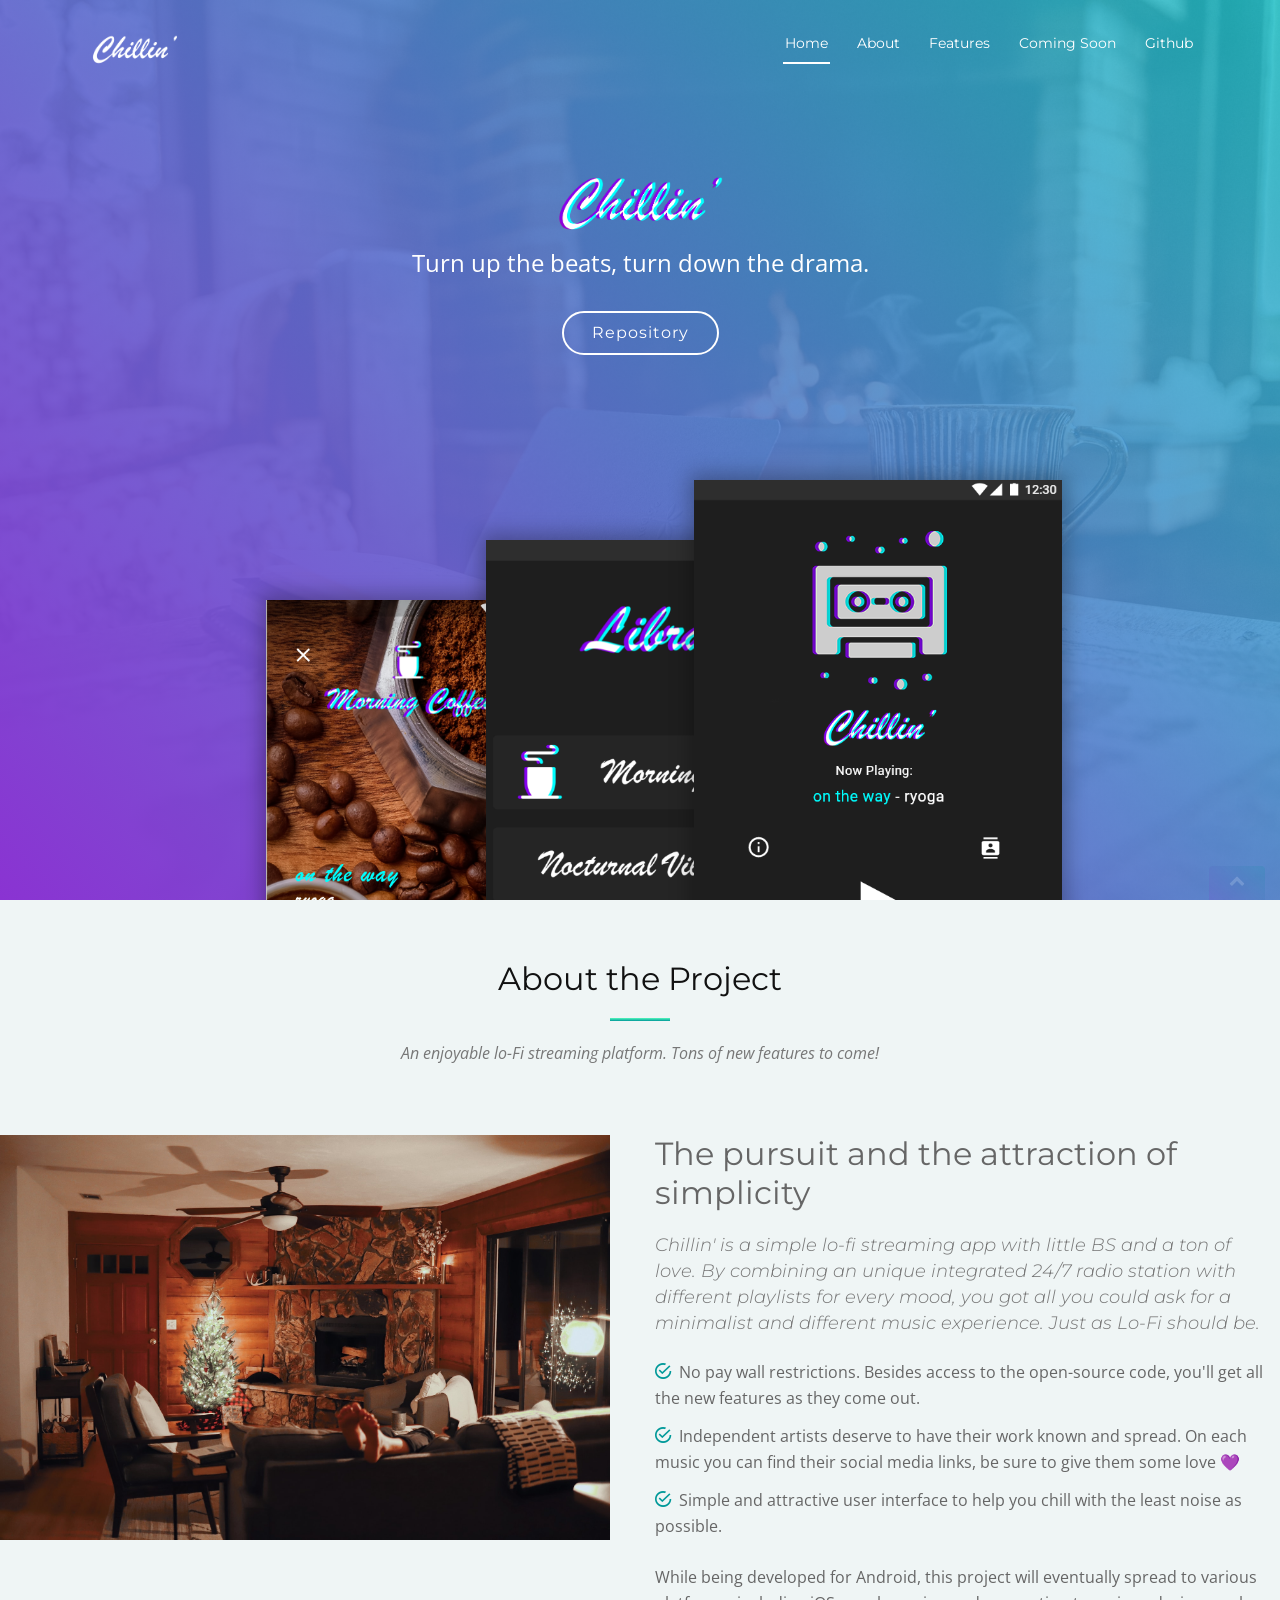
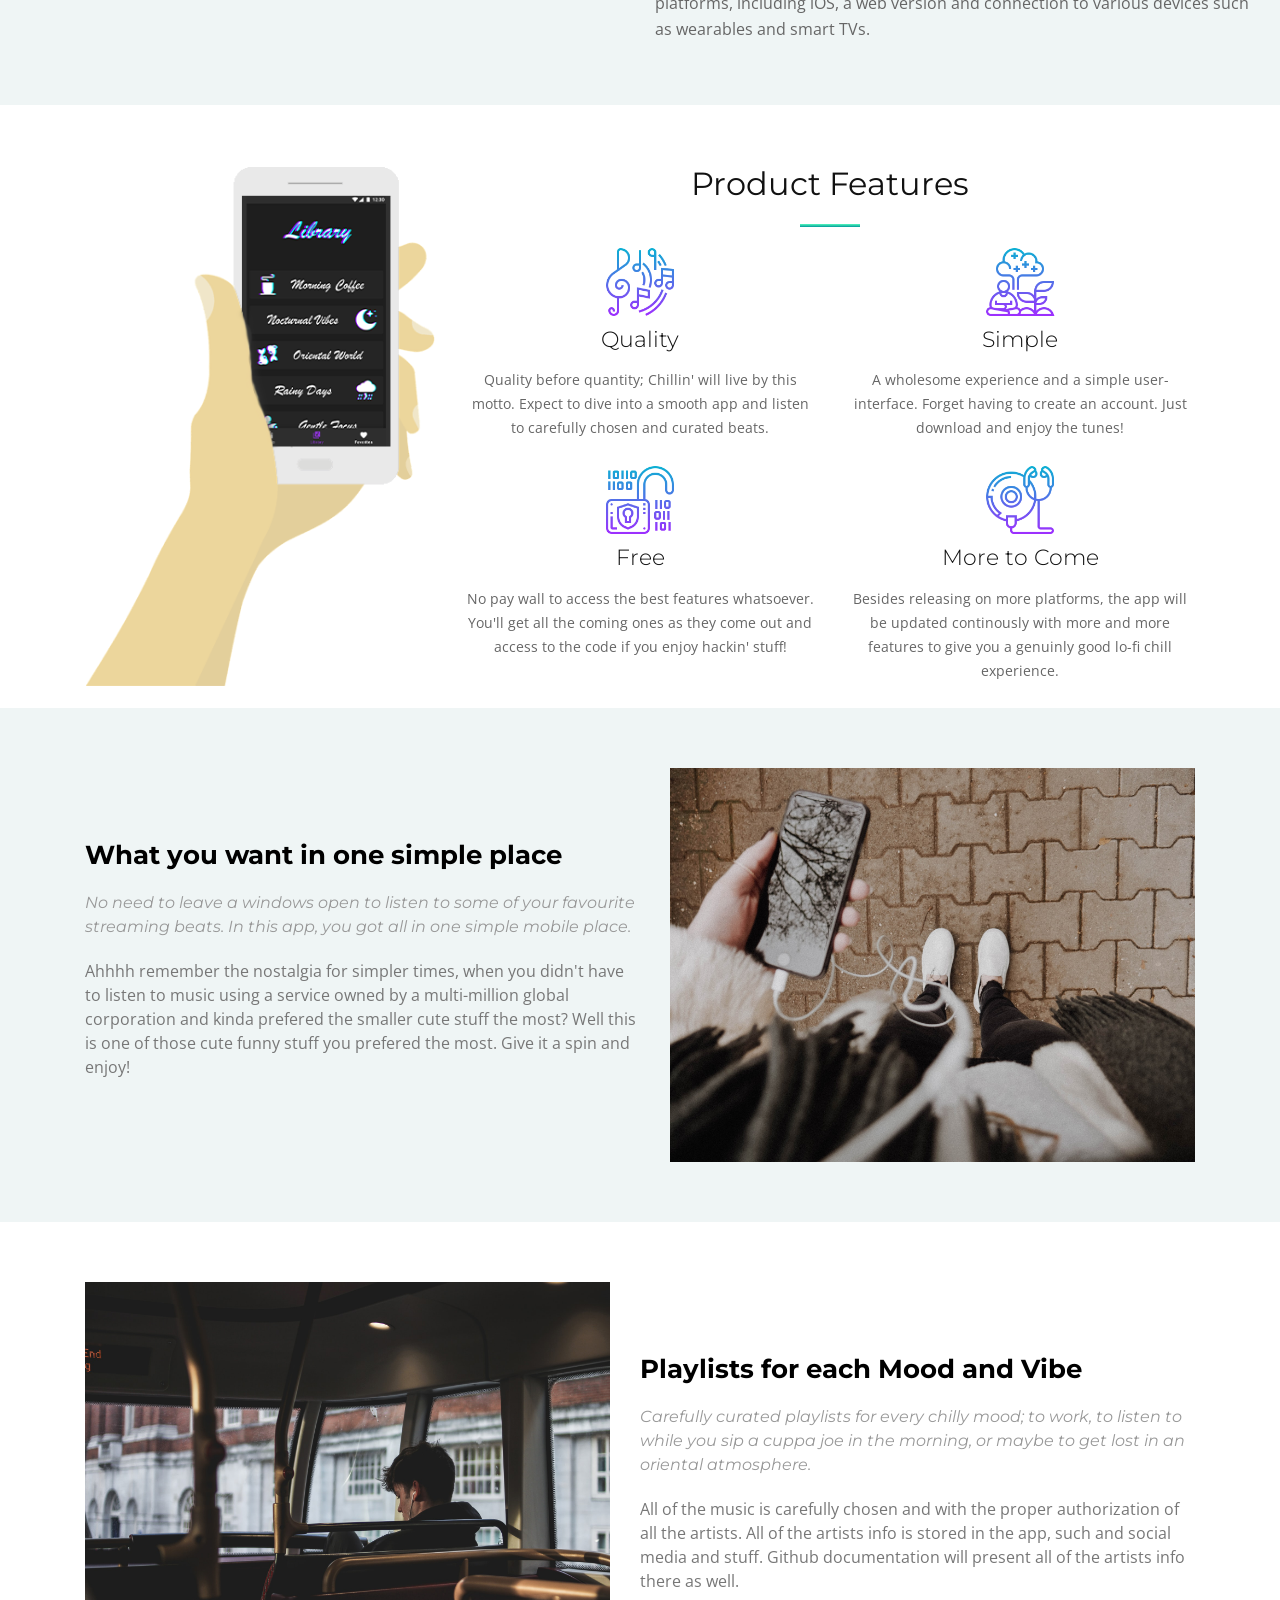
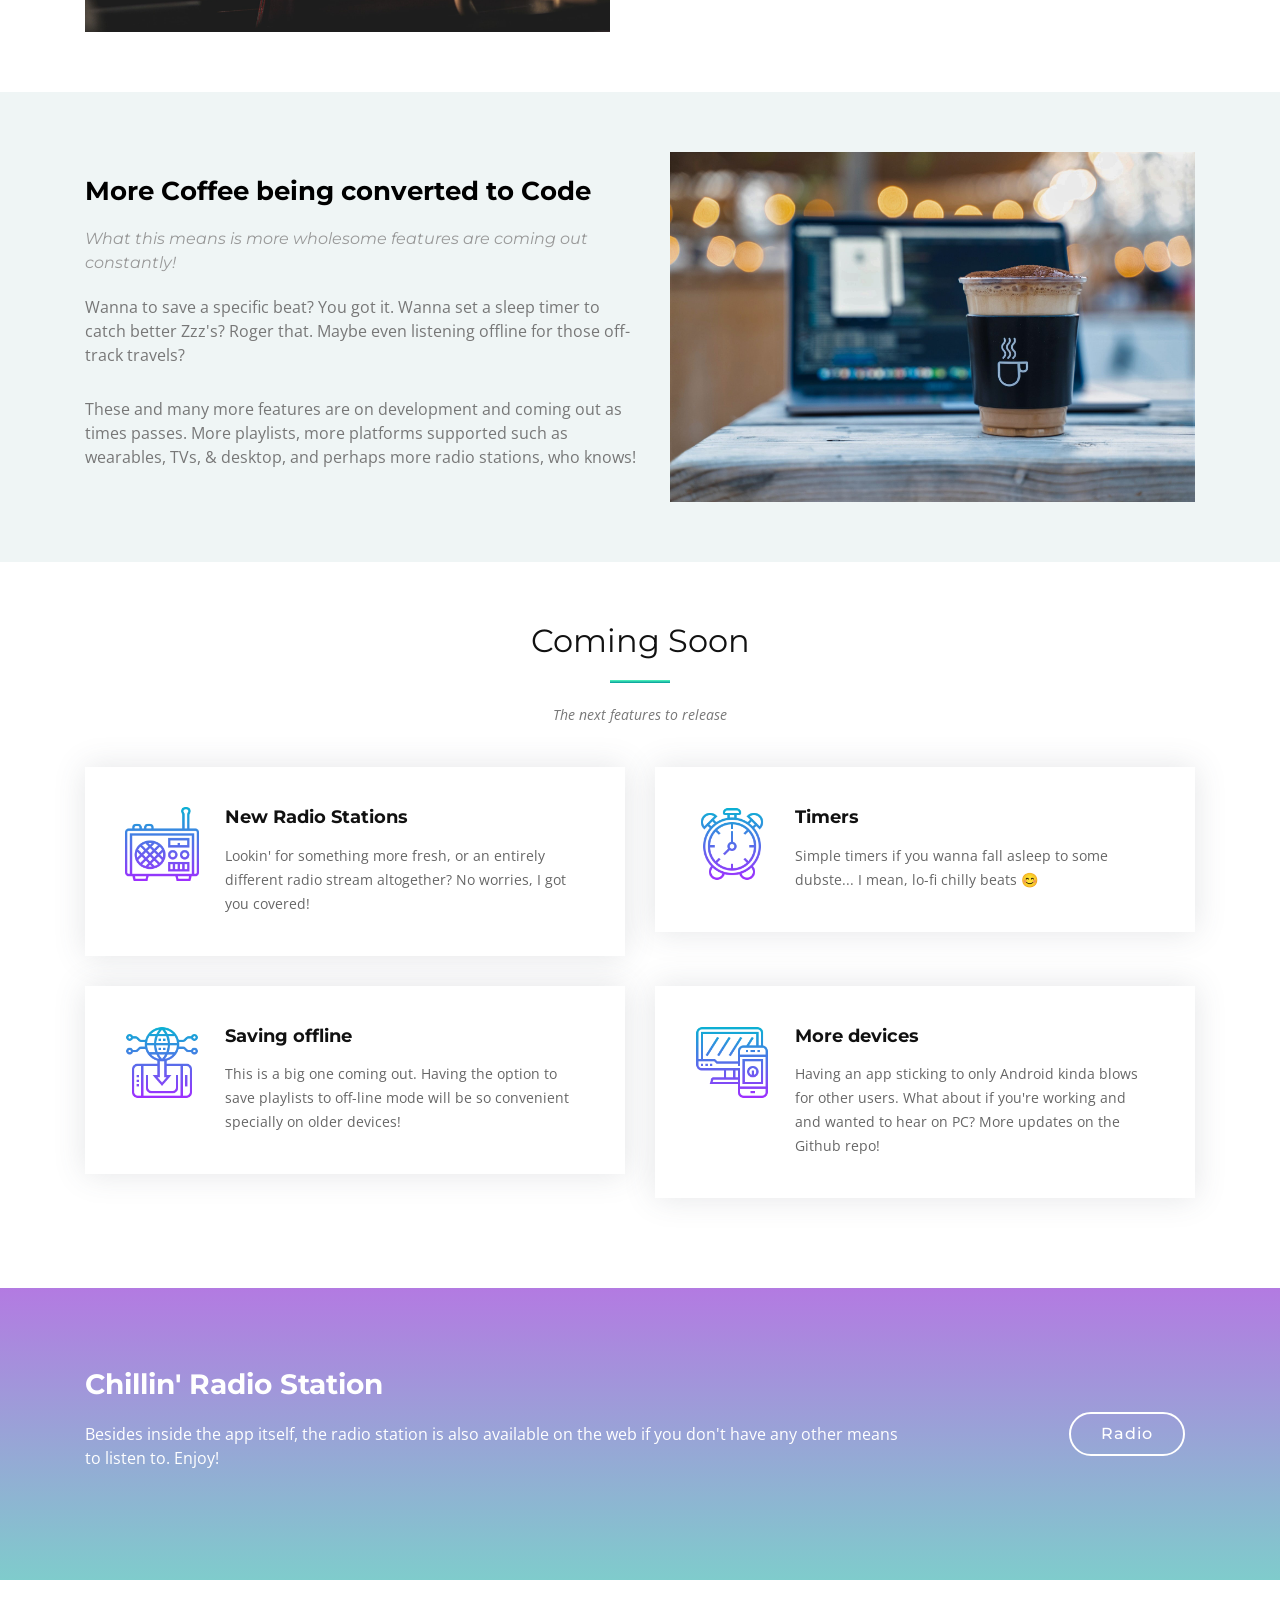
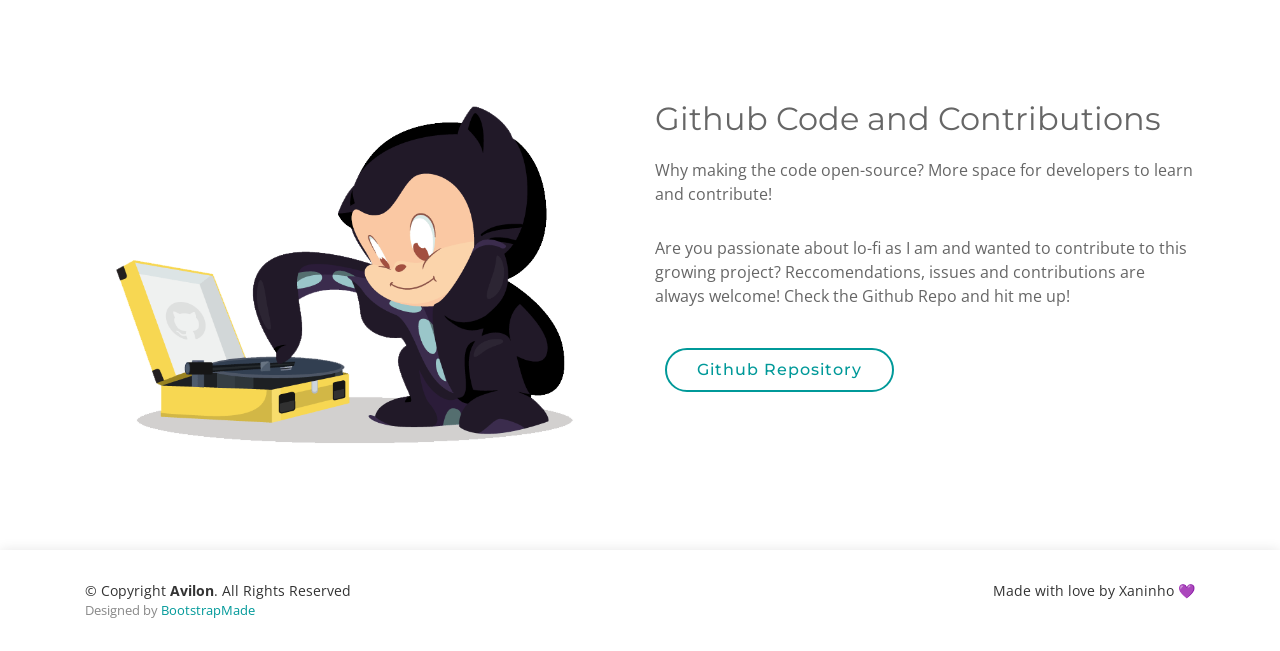
<file: index.html>
<!DOCTYPE html>
<html lang="en">

<head>
  <meta charset="utf-8">
  <meta content="width=device-width, initial-scale=1.0" name="viewport">

  <title>Chillin'</title>
  <meta content="" name="descriptison">
  <meta content="" name="keywords">

  <!-- Favicons -->
  <link href="assets/img/favicon.ico" rel="icon">
  <link href="assets/img/apple-touch-icon.png" rel="apple-touch-icon">

  <!-- Google Fonts -->
  <link href="https://fonts.googleapis.com/css?family=Montserrat:300,400,500,700|Open+Sans:300,300i,400,400i,700,700i"
    rel="stylesheet">

  <!-- Vendor CSS Files -->
  <link href="assets/vendor/bootstrap/css/bootstrap.min.css" rel="stylesheet">
  <link href="assets/vendor/ionicons/css/ionicons.min.css" rel="stylesheet">
  <link href="assets/vendor/animate.css/animate.min.css" rel="stylesheet">
  <link href="assets/vendor/font-awesome/css/font-awesome.min.css" rel="stylesheet">
  <link href="assets/vendor/venobox/venobox.css" rel="stylesheet">

  <!-- Template Main CSS File -->
  <link href="assets/css/style.css" rel="stylesheet">

  <!-- =======================================================
  * Template Name: Avilon - v2.1.0
  * Template URL: https://bootstrapmade.com/avilon-bootstrap-landing-page-template/
  * Author: BootstrapMade.com
  * License: https://bootstrapmade.com/license/
  ======================================================== -->
</head>

<body>

  <!-- ======= Header ======= -->
  <header id="header" class="header-transparent">
    <div class="container">

      <div id="logo" class="pull-left" style="width: 30%;">
        <a href="index.html"><img src="assets/img/logo.png" style="width: 30%;" alt="Logo"></a>
      </div>

      <nav id="nav-menu-container">
        <ul class="nav-menu">
          <li class="menu-active"><a href="index.html">Home</a></li>
          <li><a href="#about">About</a></li>
          <li><a href="#features">Features</a></li>
          <li><a href="#more-features">Coming Soon</a></li>
          <li><a href="#github">Github</a></li>
        </ul>
      </nav><!-- #nav-menu-container -->
    </div>
  </header><!-- End Header -->

  <!-- ======= Intro Section ======= -->
  <section id="intro">

    <div class="intro-text">
      <img src="assets/img/logo-glich.png" style="width: 15%;" alt="Logo">
      <p>Turn up the beats, turn down the drama.</p>
      <a href="https://github.com/Xaninho/Chillin-Android" class="btn-get-started scrollto">Repository</a>
    </div>

    <div class="product-screens">

      <div class="product-screen-1 wow fadeInUp"  data-wow-delay="0.4s" data-wow-duration="0.6s">
        <img src="assets/img/product-screen-1.png" alt="" style="width: 70%;">
      </div>

      <div class="product-screen-2 wow fadeInUp" data-wow-delay="0.2s" data-wow-duration="0.6s">
        <img src="assets/img/product-screen-2.png" alt="" style="width: 70%;">
      </div>

      <div class="product-screen-3 wow fadeInUp" data-wow-duration="0.6s">
        <img src="assets/img/product-screen-3.png" alt="" style="width: 70%;">
      </div>

    </div>

  </section><!-- End Intro Section -->

  <main id="main">

    <!-- ======= About Section ======= -->
    <section id="about" class="section-bg">
      <div class="container-fluid">
        <div class="section-header">
          <h3 class="section-title">About the Project</h3>
          <span class="section-divider"></span>
          <p class="section-description">
            An enjoyable lo-Fi streaming platform. Tons of new features to come!
          </p>
        </div>

        <div class="row">
          <div class="col-lg-6 about-img wow fadeInLeft">
            <img src="assets/img/xmas-vibes.jpg" alt="">
          </div>

          <div class="col-lg-6 content wow fadeInRight">
            <h2>The pursuit and the attraction of simplicity</h2>
            <h3>Chillin' is a simple lo-fi streaming app with little BS and a ton of love. By combining an unique integrated 24/7
              radio station with different playlists for every mood, you got all you could ask for a minimalist and different music experience.
              Just as Lo-Fi should be.</h3>

            <ul>
              <li><i class="ion-android-checkmark-circle"></i> No pay wall restrictions. Besides access to the
                open-source code, you'll get all the new features as they come out.</li>
              <li><i class="ion-android-checkmark-circle"></i> Independent artists deserve to have their work known
                and spread. On each music you can find their social media links, be sure to give them some love 💜</li>
              <li><i class="ion-android-checkmark-circle"></i> Simple and attractive user interface to help you chill
                with the least noise as possible.</li>
            </ul>

            <p>
              While being developed for Android, this project will eventually spread to various platforms, including iOS, a web
              version and connection to various devices such as wearables and smart TVs.
            </p>
          </div>
        </div>

      </div>
    </section><!-- End About Section -->

    <!-- ======= Featuress Section ======= -->
    <section id="features">
      <div class="container">

        <div class="row">

          <div class="col-lg-8 offset-lg-4">
            <div class="section-header wow fadeIn" data-wow-duration="1s">
              <h3 class="section-title">Product Features</h3>
              <span class="section-divider"></span>
            </div>
          </div>

          <div class="col-lg-4 col-md-5 features-img">
            <img src="assets/img/product-features.png" alt="" class="wow fadeInLeft">
          </div>

          <div class="col-lg-8 col-md-7 ">

            <div class="row">

              <div class="col-lg-6 col-md-6 box wow fadeInRight">
                <div class="icon">
                  <img src="./assets/img/quality.png" style="width: 20%;">
                </div>
                <h4 class="title"><a href="">Quality</a></h4>
                <p class="description">Quality before quantity; Chillin' will live by this motto. Expect to dive into a smooth
                  app and listen to carefully chosen and curated beats.</p>
              </div>
              <div class="col-lg-6 col-md-6 box wow fadeInRight" data-wow-delay="0.1s">
                <div class="icon">
                  <img src="./assets/img/wellness.png" style="width: 20%;">
                </div>
                <h4 class="title"><a href="">Simple</a></h4>
                <p class="description">A wholesome experience and a simple user-interface. Forget having to create an
                  account. Just download and enjoy the tunes!</p>
              </div>
              <div class="col-lg-6 col-md-6 box wow fadeInRight" data-wow-delay="0.2s">
                <div class="icon">
                  <img src="./assets/img/free.png" style="width: 20%;">
                </div>
                <h4 class="title"><a href="">Free</a></h4>
                <p class="description">No pay wall to access the best features whatsoever. You'll get all the coming
                  ones as they come out and access to the code if you enjoy hackin' stuff!</p>
              </div>
              <div class="col-lg-6 col-md-6 box wow fadeInRight" data-wow-delay="0.3s">
                <div class="icon">
                  <img src="./assets/img/headphones.png" style="width: 20%;">
                </div>
                <h4 class="title"><a href="">More to Come</a></h4>
                <p class="description">Besides releasing on more platforms, the app will be updated continously with
                  more and more features to give you a genuinly good lo-fi chill experience.
                </p>
              </div>
            </div>

          </div>

        </div>

      </div>

    </section><!-- End Featuress Section -->

    <!-- ======= Advanced Featuress Section ======= -->
    <section id="advanced-features">

      <div class="features-row section-bg">
        <div class="container">
          <div class="row">
            <div class="col-12">
              <img class="advanced-feature-img-right wow fadeInRight" src="assets/img/standing-phone.jpg"
                style="width: 50%;" alt="">
              <div class="wow fadeInLeft">
                <br><br><br>
                <h2>What you want in one simple place</h2>
                <h3>No need to leave a windows open to listen to some of your favourite streaming beats. In this app, you
                  got all in one simple mobile place.</h3>
                <p>Ahhhh remember the nostalgia for simpler times, when you didn't have to listen to music using a service owned by
                  a multi-million global corporation and kinda prefered the smaller cute stuff the most? Well this is one of those cute
                  funny stuff you prefered the most. Give it a spin and enjoy!
                </p>
              </div>
            </div>
          </div>
        </div>
      </div>

      <div class="features-row">
        <div class="container">
          <div class="row">
            <div class="col-12">
              <img class="advanced-feature-img-left wow fadeInLeft" src="assets/img/chill-bus.jpg"
                style="width: 50%;" alt="">
              <div class="wow fadeInRight">
                <br><br><br>
                <h2>Playlists for each Mood and Vibe</h2>
                <h3>Carefully curated playlists for every chilly mood; to work, to listen
                  to while you sip a cuppa joe in the morning, or maybe to get lost in an oriental atmosphere.</h3>
                <p class="wow fadeInRight" data-wow-delay="0.2s" data-wow-duration="0.5s">All of the music is carefully
                  chosen and with the proper authorization of all the artists. All of the artists info
                  is stored in the app, such and social media and stuff. Github documentation will present all of
                  the artists info there as well.</p>
              </div>
            </div>
          </div>
        </div>
      </div>

      <div class="features-row section-bg">
        <div class="container">
          <div class="row">
            <div class="col-12">
              <img class="advanced-feature-img-right wow fadeInRight" src="assets/img/still-coding.jpg"
                style="width: 50%;" alt="">
              <div class="wow fadeInLeft">
                <br>
                <h2>More Coffee being converted to Code</h2>
                <h3>What this means is more wholesome features are coming out constantly!</h3>
                <p>Wanna to save a specific beat? You got it. Wanna set a sleep timer to catch better Zzz's? Roger that.
                  Maybe even listening offline for those off-track travels?</p>
                <p>These and many more features are on development and coming out as times passes. More playlists, more platforms 
                  supported such as wearables, TVs, & desktop, and perhaps more radio
                  stations, who knows!</p>
              </div>
            </div>
          </div>
        </div>
      </div>
    </section><!-- End Advanced Featuress Section -->

    <!-- ======= More Features Section ======= -->
    <section id="more-features">
      <div class="container">

        <div class="section-header">
          <h3 class="section-title">Coming Soon</h3>
          <span class="section-divider"></span>
          <p class="section-description" style="padding-right: 100px;" >The next features to release</p>
        </div>

        <div class="row">

          <div class="col-lg-6">
            <div class="box wow fadeInLeft">
              <div class="icon" style="width: 20%;">
                <img src="./assets/img/radio.png" style="width: 80%;">
              </div>
              <h4 class="title"><a href="">New Radio Stations</a></h4>
                <p class="description">Lookin' for something more fresh, or an entirely different radio stream altogether?
                  No worries, I got you covered!
                </p>
            </div>
          </div>

          <div class="col-lg-6">
            <div class="box wow fadeInRight">
              <div class="icon" style="width: 20%;">
                <img src="./assets/img/clock.png" style="width: 80%;">
              </div>
              <h4 class="title"><a href="">Timers</a></h4>
              <p class="description">Simple timers if you wanna fall asleep to some dubste... I mean, lo-fi chilly beats 😊</p>
            </div>
          </div>

          <div class="col-lg-6">
            <div class="box wow fadeInLeft">
              <div class="icon" style="width: 20%;">
                <img src="./assets/img/download.png" style="width: 80%;">
              </div>
              <h4 class="title"><a href="">Saving offline</a></h4>
              <p class="description">This is a big one coming out. Having the option to save playlists to off-line mode will
                be so convenient specially on older devices!
              </p>
            </div>
          </div>

          <div class="col-lg-6">
            <div class="box wow fadeInRight">
              <div class="icon" style="width: 20%;">
                <img src="./assets/img/devices.png" style="width: 80%;">
              </div>
              <h4 class="title"><a href="">More devices</a></h4>
              <p class="description">Having an app sticking to only Android kinda blows for other users. What about if you're working and
                and wanted to hear on PC? More updates on the Github repo!
              </p>
            </div>
          </div>

        </div>
      </div>
    </section><!-- End More Features Section -->

    <!-- ======= Call To Action Section ======= -->
    <section id="call-to-action">
      <div class="container">
        <div class="row">
          <div class="col-lg-9 text-center text-lg-left">
            <h3 class="cta-title">Chillin' Radio Station</h3>
            <p class="cta-text">Besides inside the app itself, the radio station is also available on the web if you don't have any other means to listen to. Enjoy!</p>
          </div>
          <div class="col-lg-3 cta-btn-container text-center">
            <a class="cta-btn align-middle" href="https://zeno.fm/chillin-radiowave/">Radio</a>
          </div>
        </div>

      </div>
    </section><!-- End Call To Action Section -->

    <section id="github">

      <div class="container">
        <div class="row">
          <img class="advanced-feature-img-left wow fadeInLeft" src="assets/img/vinyltocat.png" style="width: 50%; height: 50%;" alt="">

          <div class="col-lg-6 content wow fadeInRight" style="width: 50%; height: 50%;">
            <br><br><br><br><br>
            <h2>Github Code and Contributions</h2>
            <p>Why making the code open-source? More space for developers to learn and contribute!</p>
            <p class="wow fadeInRight" data-wow-delay="0.2s" data-wow-duration="0.5s"> Are you 
              passionate about lo-fi as I am and wanted to contribute to this growing project? Reccomendations, issues and 
              contributions are always welcome! Check the Github Repo and hit me up!
            </p>
              <a class="cta-btn align-middle" href="https://github.com/Xaninho/Chillin-Android">Github Repository</a>
          </div>
        </div>
      </div>
      
    </section>


  </main><!-- End #main -->

  <!-- ======= Footer ======= -->
  <footer id="footer">
    <div class="container">
      <div class="row">
        <div class="col-lg-6 text-lg-left text-center">
          <div class="copyright">
            &copy; Copyright <strong>Avilon</strong>. All Rights Reserved
          </div>
          <div class="credits">
            <!--
            All the links in the footer should remain intact.
            You can delete the links only if you purchased the pro version.
            Licensing information: https://bootstrapmade.com/license/
            Purchase the pro version with working PHP/AJAX contact form: https://bootstrapmade.com/buy/?theme=Avilon
          -->
            Designed by <a href="https://bootstrapmade.com/">BootstrapMade</a>
          </div>
        </div>
        <div class="col-lg-6">
          <nav class="footer-links text-lg-right text-center pt-2 pt-lg-0">
            Made with love by Xaninho 💜
          </nav>
        </div>
      </div>
    </div>
  </footer><!-- End  Footer -->

  <a href="#" class="back-to-top"><i class="fa fa-chevron-up"></i></a>

  <!-- Vendor JS Files -->
  <script src="assets/vendor/jquery/jquery.min.js"></script>
  <script src="assets/vendor/bootstrap/js/bootstrap.bundle.min.js"></script>
  <script src="assets/vendor/jquery.easing/jquery.easing.min.js"></script>
  <script src="assets/vendor/php-email-form/validate.js"></script>
  <script src="assets/vendor/wow/wow.min.js"></script>
  <script src="assets/vendor/venobox/venobox.min.js"></script>
  <script src="assets/vendor/superfish/superfish.min.js"></script>
  <script src="assets/vendor/hoverIntent/hoverIntent.js"></script>

  <!-- Template Main JS File -->
  <script src="assets/js/main.js"></script>

</body>

</html>
</file>
<file: assets/vendor/venobox/venobox.css>
/* ------ venobox.css --------*/
.vbox-overlay *, .vbox-overlay *:before, .vbox-overlay *:after{
    -webkit-backface-visibility: hidden;
    -webkit-box-sizing:border-box;
    -moz-box-sizing:border-box;
    box-sizing:border-box;
}
.vbox-overlay * { 
    -webkit-backface-visibility: visible;
    backface-visibility: visible;
}
.vbox-overlay{
    display: -webkit-flex;
    display: flex;
    -webkit-flex-direction: column;
    flex-direction: column;
    -webkit-justify-content: center;
    justify-content: center;
    -webkit-align-items: center;
    align-items: center;
    position: fixed;
    left: 0;
    top: 0;
    bottom: 0;
    right: 0;
    z-index: 999999;
}

/* ----- navigation ----- */
.vbox-title{
    width: 100%;
    height: 40px;
    float: left;
    text-align: center;
    line-height: 28px;
    font-size: 12px;
    padding: 6px 50px;
    overflow: hidden;
    position: fixed;
    display: none;
    left: 0;
    z-index: 89;
}
.vbox-close{
    cursor: pointer;
    position: fixed;
    top: -1px;
    right: 0;
    width: 50px;
    height: 40px;
    padding: 6px;
    display: block;
    background-position:10px center;
    overflow: hidden;
    font-size: 24px;
    line-height: 1;
    text-align: center;
    z-index: 99;
}
.vbox-left{
    cursor: pointer;
    position: fixed;
    left: 0;
    height: 40px;
    overflow: hidden;
    line-height: 28px;
    font-size: 12px;
    z-index: 99;
    display: flex;
    align-items:center;
}
.vbox-num{
    display: inline-block;
    margin: 6px 0 6px 15px;
}
/* ----- Social share ----- */
.vbox-share{
    line-height: 28px;
    font-size: 12px;
    overflow: hidden;
    position: fixed;
    left: 0;
    z-index: 98;
    display: flex;
    align-items:center;
    justify-content: center;
    width: 100%;
    text-align: center;
}
.vbox-share svg{
    max-height: 28px;
    width: 28px;
    z-index: 10;
    margin-left: 12px;
    margin-top: 6px;
    margin-bottom: 6px;
    vertical-align: middle;
}


/* ----- navigation ARROWS ----- */
.vbox-next, .vbox-prev{
    position: fixed;
    top: 50%;
    margin-top: -15px;
    overflow: hidden;
    cursor: pointer;
    display: block;
    width: 45px;
    height: 45px;
    z-index: 99;
}
.vbox-next span, .vbox-prev span{
    position: relative;
    width: 20px;
    height: 20px;
    border: 2px solid transparent;
    border-top-color: #B6B6B6;
    border-right-color: #B6B6B6;
    text-indent: -100px;
    position: absolute;
    top: 8px;
    display: block;
}
.vbox-prev{
    left: 15px;
}
.vbox-next{
    right: 15px;
}
.vbox-prev span{
    left: 10px;
    -ms-transform: rotate(-135deg);
    -webkit-transform: rotate(-135deg);
    transform: rotate(-135deg);
}
.vbox-next span{
    -ms-transform: rotate(45deg);
    -webkit-transform: rotate(45deg);
    transform: rotate(45deg);
    right: 10px;
}
/* ------- inline window ------ */
.vbox-inline{
    width: 420px;
    height: 315px;
    height: 70vh;
    padding: 10px;
    background: #fff;
    margin: 0 auto;
    overflow: auto;
    text-align: left;
}
/* ------- Video & iFrames window ------ */
.venoframe{
    max-width: 100%;
    width: 100%;
    border: none;
    width: 100%;
    height: 260px;
    height: 70vh;
}
.venoframe.vbvid{
    height: 260px;
}
@media (min-width: 768px) {
    .venoframe, .vbox-inline{
        width: 90%;
        height: 360px;
        height: 70vh;
    }
    .venoframe.vbvid{
        width: 640px;
        height: 360px;
    }
}
@media (min-width: 992px) {
    .venoframe, .vbox-inline{
        max-width: 1200px;
        width: 80%;
        height: 540px;
        height: 70vh;
    }
    .venoframe.vbvid{
        width: 960px;
        height: 540px;
    }
}
/* 
Please do NOT edit this part! 
or at least read this note: http://i.imgur.com/7C0ws9e.gif
*/
.vbox-open{
    overflow: hidden;
}
.vbox-container{
    position: absolute;
    left: 0;
    right: 0;
    top: 0;
    bottom: 0;
    overflow-x: hidden;
    overflow-y: scroll;
    overflow-scrolling: touch;
    -webkit-overflow-scrolling: touch;
    z-index: 20;
    max-height: 100%;

}

.vbox-content{
    text-align: center;
    float: left;
    width: 100%;
    position: relative;
    overflow: hidden;
    padding: 20px 4%;
}
.vbox-container img{
    max-width: 100%;
    height: auto;
}
.vbox-figlio{
    box-shadow: 0 0 12px rgba(0,0,0,0.19), 0 6px 6px rgba(0,0,0,0.23);
    max-width: 100%;
    text-align: initial;
}
img.vbox-figlio{
    -webkit-user-select: none;
-khtml-user-select: none;
-moz-user-select: none;
-o-user-select: none;
user-select: none;
}
.vbox-content.swipe-left{
    margin-left: -200px !important;
}
.vbox-content.swipe-right{
    margin-left: 200px !important;
}
.vbox-animated{
    webkit-transition: margin 300ms ease-out;
    transition: margin 300ms ease-out;
}

/* ---------- preloader ----------
 * SPINKIT 
 * http://tobiasahlin.com/spinkit/
-------------------------------- */
.sk-double-bounce,.sk-rotating-plane{width:40px;height:40px;margin:40px auto}.sk-rotating-plane{background-color:#333;-webkit-animation:sk-rotatePlane 1.2s infinite ease-in-out;animation:sk-rotatePlane 1.2s infinite ease-in-out}@-webkit-keyframes sk-rotatePlane{0%{-webkit-transform:perspective(120px) rotateX(0) rotateY(0);transform:perspective(120px) rotateX(0) rotateY(0)}50%{-webkit-transform:perspective(120px) rotateX(-180.1deg) rotateY(0);transform:perspective(120px) rotateX(-180.1deg) rotateY(0)}100%{-webkit-transform:perspective(120px) rotateX(-180deg) rotateY(-179.9deg);transform:perspective(120px) rotateX(-180deg) rotateY(-179.9deg)}}@keyframes sk-rotatePlane{0%{-webkit-transform:perspective(120px) rotateX(0) rotateY(0);transform:perspective(120px) rotateX(0) rotateY(0)}50%{-webkit-transform:perspective(120px) rotateX(-180.1deg) rotateY(0);transform:perspective(120px) rotateX(-180.1deg) rotateY(0)}100%{-webkit-transform:perspective(120px) rotateX(-180deg) rotateY(-179.9deg);transform:perspective(120px) rotateX(-180deg) rotateY(-179.9deg)}}.sk-double-bounce{position:relative}.sk-double-bounce .sk-child{width:100%;height:100%;border-radius:50%;background-color:#333;opacity:.6;position:absolute;top:0;left:0;-webkit-animation:sk-doubleBounce 2s infinite ease-in-out;animation:sk-doubleBounce 2s infinite ease-in-out}.sk-chasing-dots .sk-child,.sk-spinner-pulse,.sk-three-bounce .sk-child{background-color:#333;border-radius:100%}.sk-double-bounce .sk-double-bounce2{-webkit-animation-delay:-1s;animation-delay:-1s}@-webkit-keyframes sk-doubleBounce{0%,100%{-webkit-transform:scale(0);transform:scale(0)}50%{-webkit-transform:scale(1);transform:scale(1)}}@keyframes sk-doubleBounce{0%,100%{-webkit-transform:scale(0);transform:scale(0)}50%{-webkit-transform:scale(1);transform:scale(1)}}.sk-wave{margin:40px auto;width:50px;height:40px;text-align:center;font-size:10px}.sk-wave .sk-rect{background-color:#333;height:100%;width:6px;display:inline-block;-webkit-animation:sk-waveStretchDelay 1.2s infinite ease-in-out;animation:sk-waveStretchDelay 1.2s infinite ease-in-out}.sk-wave .sk-rect1{-webkit-animation-delay:-1.2s;animation-delay:-1.2s}.sk-wave .sk-rect2{-webkit-animation-delay:-1.1s;animation-delay:-1.1s}.sk-wave .sk-rect3{-webkit-animation-delay:-1s;animation-delay:-1s}.sk-wave .sk-rect4{-webkit-animation-delay:-.9s;animation-delay:-.9s}.sk-wave .sk-rect5{-webkit-animation-delay:-.8s;animation-delay:-.8s}@-webkit-keyframes sk-waveStretchDelay{0%,100%,40%{-webkit-transform:scaleY(.4);transform:scaleY(.4)}20%{-webkit-transform:scaleY(1);transform:scaleY(1)}}@keyframes sk-waveStretchDelay{0%,100%,40%{-webkit-transform:scaleY(.4);transform:scaleY(.4)}20%{-webkit-transform:scaleY(1);transform:scaleY(1)}}.sk-wandering-cubes{margin:40px auto;width:40px;height:40px;position:relative}.sk-wandering-cubes .sk-cube{background-color:#333;width:10px;height:10px;position:absolute;top:0;left:0;-webkit-animation:sk-wanderingCube 1.8s ease-in-out -1.8s infinite both;animation:sk-wanderingCube 1.8s ease-in-out -1.8s infinite both}.sk-chasing-dots,.sk-spinner-pulse{width:40px;height:40px;margin:40px auto}.sk-wandering-cubes .sk-cube2{-webkit-animation-delay:-.9s;animation-delay:-.9s}@-webkit-keyframes sk-wanderingCube{0%{-webkit-transform:rotate(0);transform:rotate(0)}25%{-webkit-transform:translateX(30px) rotate(-90deg) scale(.5);transform:translateX(30px) rotate(-90deg) scale(.5)}50%{-webkit-transform:translateX(30px) translateY(30px) rotate(-179deg);transform:translateX(30px) translateY(30px) rotate(-179deg)}50.1%{-webkit-transform:translateX(30px) translateY(30px) rotate(-180deg);transform:translateX(30px) translateY(30px) rotate(-180deg)}75%{-webkit-transform:translateX(0) translateY(30px) rotate(-270deg) scale(.5);transform:translateX(0) translateY(30px) rotate(-270deg) scale(.5)}100%{-webkit-transform:rotate(-360deg);transform:rotate(-360deg)}}@keyframes sk-wanderingCube{0%{-webkit-transform:rotate(0);transform:rotate(0)}25%{-webkit-transform:translateX(30px) rotate(-90deg) scale(.5);transform:translateX(30px) rotate(-90deg) scale(.5)}50%{-webkit-transform:translateX(30px) translateY(30px) rotate(-179deg);transform:translateX(30px) translateY(30px) rotate(-179deg)}50.1%{-webkit-transform:translateX(30px) translateY(30px) rotate(-180deg);transform:translateX(30px) translateY(30px) rotate(-180deg)}75%{-webkit-transform:translateX(0) translateY(30px) rotate(-270deg) scale(.5);transform:translateX(0) translateY(30px) rotate(-270deg) scale(.5)}100%{-webkit-transform:rotate(-360deg);transform:rotate(-360deg)}}.sk-spinner-pulse{-webkit-animation:sk-pulseScaleOut 1s infinite ease-in-out;animation:sk-pulseScaleOut 1s infinite ease-in-out}@-webkit-keyframes sk-pulseScaleOut{0%{-webkit-transform:scale(0);transform:scale(0)}100%{-webkit-transform:scale(1);transform:scale(1);opacity:0}}@keyframes sk-pulseScaleOut{0%{-webkit-transform:scale(0);transform:scale(0)}100%{-webkit-transform:scale(1);transform:scale(1);opacity:0}}.sk-chasing-dots{position:relative;text-align:center;-webkit-animation:sk-chasingDotsRotate 2s infinite linear;animation:sk-chasingDotsRotate 2s infinite linear}.sk-chasing-dots .sk-child{width:60%;height:60%;display:inline-block;position:absolute;top:0;-webkit-animation:sk-chasingDotsBounce 2s infinite ease-in-out;animation:sk-chasingDotsBounce 2s infinite ease-in-out}.sk-chasing-dots .sk-dot2{top:auto;bottom:0;-webkit-animation-delay:-1s;animation-delay:-1s}@-webkit-keyframes sk-chasingDotsRotate{100%{-webkit-transform:rotate(360deg);transform:rotate(360deg)}}@keyframes sk-chasingDotsRotate{100%{-webkit-transform:rotate(360deg);transform:rotate(360deg)}}@-webkit-keyframes sk-chasingDotsBounce{0%,100%{-webkit-transform:scale(0);transform:scale(0)}50%{-webkit-transform:scale(1);transform:scale(1)}}@keyframes sk-chasingDotsBounce{0%,100%{-webkit-transform:scale(0);transform:scale(0)}50%{-webkit-transform:scale(1);transform:scale(1)}}.sk-three-bounce{margin:40px auto;width:80px;text-align:center}.sk-three-bounce .sk-child{width:20px;height:20px;display:inline-block;-webkit-animation:sk-three-bounce 1.4s ease-in-out 0s infinite both;animation:sk-three-bounce 1.4s ease-in-out 0s infinite both}.sk-circle .sk-child:before,.sk-fading-circle .sk-circle:before{display:block;border-radius:100%;content:'';background-color:#333}.sk-three-bounce .sk-bounce1{-webkit-animation-delay:-.32s;animation-delay:-.32s}.sk-three-bounce .sk-bounce2{-webkit-animation-delay:-.16s;animation-delay:-.16s}@-webkit-keyframes sk-three-bounce{0%,100%,80%{-webkit-transform:scale(0);transform:scale(0)}40%{-webkit-transform:scale(1);transform:scale(1)}}@keyframes sk-three-bounce{0%,100%,80%{-webkit-transform:scale(0);transform:scale(0)}40%{-webkit-transform:scale(1);transform:scale(1)}}.sk-circle{margin:40px auto;width:40px;height:40px;position:relative}.sk-circle .sk-child{width:100%;height:100%;position:absolute;left:0;top:0}.sk-circle .sk-child:before{margin:0 auto;width:15%;height:15%;-webkit-animation:sk-circleBounceDelay 1.2s infinite ease-in-out both;animation:sk-circleBounceDelay 1.2s infinite ease-in-out both}.sk-circle .sk-circle2{-webkit-transform:rotate(30deg);-ms-transform:rotate(30deg);transform:rotate(30deg)}.sk-circle .sk-circle3{-webkit-transform:rotate(60deg);-ms-transform:rotate(60deg);transform:rotate(60deg)}.sk-circle .sk-circle4{-webkit-transform:rotate(90deg);-ms-transform:rotate(90deg);transform:rotate(90deg)}.sk-circle .sk-circle5{-webkit-transform:rotate(120deg);-ms-transform:rotate(120deg);transform:rotate(120deg)}.sk-circle .sk-circle6{-webkit-transform:rotate(150deg);-ms-transform:rotate(150deg);transform:rotate(150deg)}.sk-circle .sk-circle7{-webkit-transform:rotate(180deg);-ms-transform:rotate(180deg);transform:rotate(180deg)}.sk-circle .sk-circle8{-webkit-transform:rotate(210deg);-ms-transform:rotate(210deg);transform:rotate(210deg)}.sk-circle .sk-circle9{-webkit-transform:rotate(240deg);-ms-transform:rotate(240deg);transform:rotate(240deg)}.sk-circle .sk-circle10{-webkit-transform:rotate(270deg);-ms-transform:rotate(270deg);transform:rotate(270deg)}.sk-circle .sk-circle11{-webkit-transform:rotate(300deg);-ms-transform:rotate(300deg);transform:rotate(300deg)}.sk-circle .sk-circle12{-webkit-transform:rotate(330deg);-ms-transform:rotate(330deg);transform:rotate(330deg)}.sk-circle .sk-circle2:before{-webkit-animation-delay:-1.1s;animation-delay:-1.1s}.sk-circle .sk-circle3:before{-webkit-animation-delay:-1s;animation-delay:-1s}.sk-circle .sk-circle4:before{-webkit-animation-delay:-.9s;animation-delay:-.9s}.sk-circle .sk-circle5:before{-webkit-animation-delay:-.8s;animation-delay:-.8s}.sk-circle .sk-circle6:before{-webkit-animation-delay:-.7s;animation-delay:-.7s}.sk-circle .sk-circle7:before{-webkit-animation-delay:-.6s;animation-delay:-.6s}.sk-circle .sk-circle8:before{-webkit-animation-delay:-.5s;animation-delay:-.5s}.sk-circle .sk-circle9:before{-webkit-animation-delay:-.4s;animation-delay:-.4s}.sk-circle .sk-circle10:before{-webkit-animation-delay:-.3s;animation-delay:-.3s}.sk-circle .sk-circle11:before{-webkit-animation-delay:-.2s;animation-delay:-.2s}.sk-circle .sk-circle12:before{-webkit-animation-delay:-.1s;animation-delay:-.1s}@-webkit-keyframes sk-circleBounceDelay{0%,100%,80%{-webkit-transform:scale(0);transform:scale(0)}40%{-webkit-transform:scale(1);transform:scale(1)}}@keyframes sk-circleBounceDelay{0%,100%,80%{-webkit-transform:scale(0);transform:scale(0)}40%{-webkit-transform:scale(1);transform:scale(1)}}.sk-cube-grid{width:40px;height:40px;margin:40px auto}.sk-cube-grid .sk-cube{width:33.33%;height:33.33%;background-color:#333;float:left;-webkit-animation:sk-cubeGridScaleDelay 1.3s infinite ease-in-out;animation:sk-cubeGridScaleDelay 1.3s infinite ease-in-out}.sk-cube-grid .sk-cube1{-webkit-animation-delay:.2s;animation-delay:.2s}.sk-cube-grid .sk-cube2{-webkit-animation-delay:.3s;animation-delay:.3s}.sk-cube-grid .sk-cube3{-webkit-animation-delay:.4s;animation-delay:.4s}.sk-cube-grid .sk-cube4{-webkit-animation-delay:.1s;animation-delay:.1s}.sk-cube-grid .sk-cube5{-webkit-animation-delay:.2s;animation-delay:.2s}.sk-cube-grid .sk-cube6{-webkit-animation-delay:.3s;animation-delay:.3s}.sk-cube-grid .sk-cube7{-webkit-animation-delay:0ms;animation-delay:0ms}.sk-cube-grid .sk-cube8{-webkit-animation-delay:.1s;animation-delay:.1s}.sk-cube-grid .sk-cube9{-webkit-animation-delay:.2s;animation-delay:.2s}@-webkit-keyframes sk-cubeGridScaleDelay{0%,100%,70%{-webkit-transform:scale3D(1,1,1);transform:scale3D(1,1,1)}35%{-webkit-transform:scale3D(0,0,1);transform:scale3D(0,0,1)}}@keyframes sk-cubeGridScaleDelay{0%,100%,70%{-webkit-transform:scale3D(1,1,1);transform:scale3D(1,1,1)}35%{-webkit-transform:scale3D(0,0,1);transform:scale3D(0,0,1)}}.sk-fading-circle{margin:40px auto;width:40px;height:40px;position:relative}.sk-fading-circle .sk-circle{width:100%;height:100%;position:absolute;left:0;top:0}.sk-fading-circle .sk-circle:before{margin:0 auto;width:15%;height:15%;-webkit-animation:sk-circleFadeDelay 1.2s infinite ease-in-out both;animation:sk-circleFadeDelay 1.2s infinite ease-in-out both}.sk-fading-circle .sk-circle2{-webkit-transform:rotate(30deg);-ms-transform:rotate(30deg);transform:rotate(30deg)}.sk-fading-circle .sk-circle3{-webkit-transform:rotate(60deg);-ms-transform:rotate(60deg);transform:rotate(60deg)}.sk-fading-circle .sk-circle4{-webkit-transform:rotate(90deg);-ms-transform:rotate(90deg);transform:rotate(90deg)}.sk-fading-circle .sk-circle5{-webkit-transform:rotate(120deg);-ms-transform:rotate(120deg);transform:rotate(120deg)}.sk-fading-circle .sk-circle6{-webkit-transform:rotate(150deg);-ms-transform:rotate(150deg);transform:rotate(150deg)}.sk-fading-circle .sk-circle7{-webkit-transform:rotate(180deg);-ms-transform:rotate(180deg);transform:rotate(180deg)}.sk-fading-circle .sk-circle8{-webkit-transform:rotate(210deg);-ms-transform:rotate(210deg);transform:rotate(210deg)}.sk-fading-circle .sk-circle9{-webkit-transform:rotate(240deg);-ms-transform:rotate(240deg);transform:rotate(240deg)}.sk-fading-circle .sk-circle10{-webkit-transform:rotate(270deg);-ms-transform:rotate(270deg);transform:rotate(270deg)}.sk-fading-circle .sk-circle11{-webkit-transform:rotate(300deg);-ms-transform:rotate(300deg);transform:rotate(300deg)}.sk-fading-circle .sk-circle12{-webkit-transform:rotate(330deg);-ms-transform:rotate(330deg);transform:rotate(330deg)}.sk-fading-circle .sk-circle2:before{-webkit-animation-delay:-1.1s;animation-delay:-1.1s}.sk-fading-circle .sk-circle3:before{-webkit-animation-delay:-1s;animation-delay:-1s}.sk-fading-circle .sk-circle4:before{-webkit-animation-delay:-.9s;animation-delay:-.9s}.sk-fading-circle .sk-circle5:before{-webkit-animation-delay:-.8s;animation-delay:-.8s}.sk-fading-circle .sk-circle6:before{-webkit-animation-delay:-.7s;animation-delay:-.7s}.sk-fading-circle .sk-circle7:before{-webkit-animation-delay:-.6s;animation-delay:-.6s}.sk-fading-circle .sk-circle8:before{-webkit-animation-delay:-.5s;animation-delay:-.5s}.sk-fading-circle .sk-circle9:before{-webkit-animation-delay:-.4s;animation-delay:-.4s}.sk-fading-circle .sk-circle10:before{-webkit-animation-delay:-.3s;animation-delay:-.3s}.sk-fading-circle .sk-circle11:before{-webkit-animation-delay:-.2s;animation-delay:-.2s}.sk-fading-circle .sk-circle12:before{-webkit-animation-delay:-.1s;animation-delay:-.1s}@-webkit-keyframes sk-circleFadeDelay{0%,100%,39%{opacity:0}40%{opacity:1}}@keyframes sk-circleFadeDelay{0%,100%,39%{opacity:0}40%{opacity:1}}.sk-folding-cube{margin:40px auto;width:40px;height:40px;position:relative;-webkit-transform:rotateZ(45deg);transform:rotateZ(45deg)}.sk-folding-cube .sk-cube{float:left;width:50%;height:50%;position:relative;-webkit-transform:scale(1.1);-ms-transform:scale(1.1);transform:scale(1.1)}.sk-folding-cube .sk-cube:before{content:'';position:absolute;top:0;left:0;width:100%;height:100%;background-color:#333;-webkit-animation:sk-foldCubeAngle 2.4s infinite linear both;animation:sk-foldCubeAngle 2.4s infinite linear both;-webkit-transform-origin:100% 100%;-ms-transform-origin:100% 100%;transform-origin:100% 100%}.sk-folding-cube .sk-cube2{-webkit-transform:scale(1.1) rotateZ(90deg);transform:scale(1.1) rotateZ(90deg)}.sk-folding-cube .sk-cube3{-webkit-transform:scale(1.1) rotateZ(180deg);transform:scale(1.1) rotateZ(180deg)}.sk-folding-cube .sk-cube4{-webkit-transform:scale(1.1) rotateZ(270deg);transform:scale(1.1) rotateZ(270deg)}.sk-folding-cube .sk-cube2:before{-webkit-animation-delay:.3s;animation-delay:.3s}.sk-folding-cube .sk-cube3:before{-webkit-animation-delay:.6s;animation-delay:.6s}.sk-folding-cube .sk-cube4:before{-webkit-animation-delay:.9s;animation-delay:.9s}@-webkit-keyframes sk-foldCubeAngle{0%,10%{-webkit-transform:perspective(140px) rotateX(-180deg);transform:perspective(140px) rotateX(-180deg);opacity:0}25%,75%{-webkit-transform:perspective(140px) rotateX(0);transform:perspective(140px) rotateX(0);opacity:1}100%,90%{-webkit-transform:perspective(140px) rotateY(180deg);transform:perspective(140px) rotateY(180deg);opacity:0}}@keyframes sk-foldCubeAngle{0%,10%{-webkit-transform:perspective(140px) rotateX(-180deg);transform:perspective(140px) rotateX(-180deg);opacity:0}25%,75%{-webkit-transform:perspective(140px) rotateX(0);transform:perspective(140px) rotateX(0);opacity:1}100%,90%{-webkit-transform:perspective(140px) rotateY(180deg);transform:perspective(140px) rotateY(180deg);opacity:0}}
</file>
<file: assets/css/style.css>
/**
* Template Name: Avilon - v2.1.0
* Template URL: https://bootstrapmade.com/avilon-bootstrap-landing-page-template/
* Author: BootstrapMade.com
* License: https://bootstrapmade.com/license/
*/

/*--------------------------------------------------------------
# General
--------------------------------------------------------------*/
body {
  background: #fff;
  color: #666666;
  font-family: "Open Sans", sans-serif;
  overflow-x: hidden;
}

a {
  color: #009999;
  transition: 0.5s;
}

a:hover, a:active, a:focus {
  color: #1dc9ce;
  outline: none;
  text-decoration: none;
}

p {
  padding: 0;
  margin: 0 0 30px 0;
}

h1, h2, h3, h4, h5, h6 {
  font-family: "Montserrat", sans-serif;
  font-weight: 400;
  margin: 0 0 20px 0;
  padding: 0;
}

/* Back to top button */
.back-to-top {
  position: fixed;
  display: none;
  background: linear-gradient(45deg, #8A33D2, #009999);
  color: #fff;
  padding: 2px 20px 8px 20px;
  font-size: 16px;
  border-radius: 4px 4px 0 0;
  right: 15px;
  bottom: 0;
  transition: none;
}

.back-to-top:focus {
  background: linear-gradient(45deg, #8A33D2, #009999);
  color: #fff;
  outline: none;
}

.back-to-top:hover {
  background: #009999;
  color: #fff;
}

/*--------------------------------------------------------------
# Header
--------------------------------------------------------------*/
#header {
  padding: 30px 0;
  height: 92px;
  position: fixed;
  left: 0;
  top: 0;
  right: 0;
  transition: all 0.5s;
  z-index: 997;
  background: linear-gradient(45deg, #8A33D2, #009999);
}

#header #logo {
  float: left;
}

#header #logo h1 {
  font-size: 36px;
  margin: -4px 0 0 0;
  padding: 0;
  line-height: 1;
  display: inline-block;
  font-family: "Montserrat", sans-serif;
  font-weight: 300;
  letter-spacing: 3px;
  text-transform: uppercase;
}

#header #logo h1 a, #header #logo h1 a:hover {
  color: #fff;
}

#header #logo img {
  padding: 0;
  margin: 0;
}

@media (max-width: 768px) {
  #header #logo h1 {
    font-size: 28px;
    margin-top: 0;
  }
  #header #logo img {
    max-height: 40px;
  }
}

#header.header-transparent {
  background: transparent;
}

#header.header-fixed {
  background: linear-gradient(45deg, rgba(138, 51, 210, 0.8), rgba(0, 153, 153, 8));
  padding: 20px 0;
  height: 72px;
  transition: all 0.5s;
}

/*--------------------------------------------------------------
# Intro Section
--------------------------------------------------------------*/
#intro {
  width: 100%;
  height: 100vh;
  background: linear-gradient(45deg, #8A33D2, rgba(29, 200, 205, 0.8)), url("../img/fireplace.jpg") center top no-repeat;
  background-size: cover;
  position: relative;
}

@media (min-width: 1025px) {
  #intro {
    background-attachment: fixed;
  }
}

#intro .intro-text {
  position: absolute;
  left: 0;
  top: 70px;
  right: 0;
  height: calc(50% - 60px);
  display: flex;
  align-items: center;
  justify-content: center;
  text-align: center;
  flex-direction: column;
}

#intro h2 {
  margin: 30px 0 10px 0;
  padding: 0 15px;
  font-size: 48px;
  font-weight: 400;
  line-height: 56px;
  color: #fff;
}

@media (max-width: 768px) {
  #intro h2 {
    font-size: 28px;
    line-height: 36px;
  }
}

#intro p {
  color: #fff;
  margin-bottom: 20px;
  padding: 0 15px;
  font-size: 24px;
}

@media (max-width: 768px) {
  #intro p {
    font-size: 18px;
    line-height: 24px;
    margin-bottom: 20px;
  }
}

#intro .btn-get-started {
  font-family: "Montserrat", sans-serif;
  font-weight: 400;
  font-size: 16px;
  letter-spacing: 1px;
  display: inline-block;
  padding: 8px 28px;
  border-radius: 50px;
  transition: 0.5s;
  margin: 10px;
  border: 2px solid #fff;
  color: #fff;
}

#intro .btn-get-started:hover {
  color: #009999;
  background: #fff;
}

#intro .product-screens {
  position: absolute;
  left: 0;
  right: 0;
  bottom: 0;
  overflow: hidden;
  width: 100%;
  height: 50%;
}

#intro .product-screens img {
  box-shadow: 0px -2px 19px 4px rgba(0, 0, 0, 0.29);
}

#intro .product-screens .product-screen-1 {
  position: absolute;
  z-index: 30;
  left: calc(50% + 54px);
  bottom: 0;
  top: 30px;
}

#intro .product-screens .product-screen-2 {
  position: absolute;
  z-index: 20;
  left: calc(50% - 154px);
  bottom: 0;
  top: 90px;
}

#intro .product-screens .product-screen-3 {
  position: absolute;
  z-index: 10;
  left: calc(50% - 374px);
  bottom: 0;
  top: 150px;
}

@media (max-width: 767px) {
  #intro .product-screens .product-screen-1 {
    position: static;
    padding-top: 30px;
  }
  #intro .product-screens .product-screen-2, #intro .product-screens .product-screen-3 {
    display: none;
  }
}

/*--------------------------------------------------------------
# Navigation Menu
--------------------------------------------------------------*/
/* Nav Menu Essentials */
.nav-menu, .nav-menu * {
  margin: 0;
  padding: 0;
  list-style: none;
}

.nav-menu ul {
  position: absolute;
  display: none;
  top: 100%;
  left: 0;
  z-index: 99;
}

.nav-menu li {
  position: relative;
  white-space: nowrap;
}

.nav-menu > li {
  float: left;
}

.nav-menu li:hover > ul,
.nav-menu li.sfHover > ul {
  display: block;
}

.nav-menu ul ul {
  top: 0;
  left: 100%;
}

.nav-menu ul li {
  min-width: 180px;
}

/* Nav Menu Arrows */
.sf-arrows .sf-with-ul {
  padding-right: 30px;
}

.sf-arrows .sf-with-ul:after {
  content: "\f107";
  position: absolute;
  right: 15px;
  font-family: FontAwesome;
  font-style: normal;
  font-weight: normal;
}

.sf-arrows ul .sf-with-ul:after {
  content: "\f105";
}

/* Nav Meu Container */
#nav-menu-container {
  float: right;
  margin: 0;
}

@media (max-width: 768px) {
  #nav-menu-container {
    display: none;
  }
}

/* Nav Meu Styling */
.nav-menu a {
  padding: 0 2px 10px 2px;
  text-decoration: none;
  display: inline-block;
  color: #fff;
  font-family: "Montserrat", sans-serif;
  font-weight: 400;
  font-size: 14px;
  outline: none;
}

.nav-menu > li {
  margin-left: 25px;
}

.nav-menu > li > a:before {
  content: "";
  position: absolute;
  width: 100%;
  height: 2px;
  bottom: 0;
  left: 0;
  background-color: #fff;
  visibility: hidden;
  transform: scaleX(0);
  transition: all 0.3s ease-in-out 0s;
}

.nav-menu a:hover:before, .nav-menu li:hover > a:before, .nav-menu .menu-active > a:before {
  visibility: visible;
  transform: scaleX(1);
}

.nav-menu ul {
  margin: 4px 0 0 0;
  padding: 10px;
  box-shadow: 0px 0px 30px rgba(127, 137, 161, 0.25);
  background: #fff;
}

.nav-menu ul li {
  transition: 0.3s;
}

.nav-menu ul li a {
  padding: 10px;
  color: #333;
  transition: 0.3s;
  display: block;
  font-size: 13px;
  text-transform: none;
}

.nav-menu ul li:hover > a {
  color: #009999;
}

.nav-menu ul ul {
  margin: 0;
}

/* Mobile Nav Toggle */
#mobile-nav-toggle {
  position: fixed;
  right: 0;
  top: 0;
  z-index: 999;
  margin: 20px 20px 0 0;
  border: 0;
  background: none;
  font-size: 24px;
  display: none;
  transition: all 0.4s;
  outline: none;
  cursor: pointer;
}

#mobile-nav-toggle i {
  color: #fff;
}

@media (max-width: 768px) {
  #mobile-nav-toggle {
    display: inline;
  }
}

/* Mobile Nav Styling */
#mobile-nav {
  position: fixed;
  top: 0;
  padding-top: 18px;
  bottom: 0;
  z-index: 998;
  background: rgba(52, 59, 64, 0.9);
  left: -260px;
  width: 260px;
  overflow-y: auto;
  transition: 0.4s;
}

#mobile-nav ul {
  padding: 0;
  margin: 0;
  list-style: none;
}

#mobile-nav ul li {
  position: relative;
}

#mobile-nav ul li a {
  color: #fff;
  font-size: 16px;
  overflow: hidden;
  padding: 10px 22px 10px 15px;
  position: relative;
  text-decoration: none;
  width: 100%;
  display: block;
  outline: none;
}

#mobile-nav ul li a:hover {
  color: #fff;
}

#mobile-nav ul li li {
  padding-left: 30px;
}

#mobile-nav ul .menu-has-children i {
  position: absolute;
  right: 0;
  z-index: 99;
  padding: 15px;
  cursor: pointer;
  color: #fff;
}

#mobile-nav ul .menu-has-children i.fa-chevron-up {
  color: #009999;
}

#mobile-nav ul .menu-item-active {
  color: #009999;
}

#mobile-body-overly {
  width: 100%;
  height: 100%;
  z-index: 997;
  top: 0;
  left: 0;
  position: fixed;
  background: rgba(52, 59, 64, 0.9);
  display: none;
}

/* Mobile Nav body classes */
body.mobile-nav-active {
  overflow: hidden;
}

body.mobile-nav-active #mobile-nav {
  left: 0;
}

body.mobile-nav-active #mobile-nav-toggle {
  color: #fff;
}

/*--------------------------------------------------------------
# Sections
--------------------------------------------------------------*/
/* Sections Header
--------------------------------*/
.section-header .section-title {
  font-size: 32px;
  color: #111;
  text-align: center;
  font-weight: 400;
}

.section-header .section-description {
  text-align: center;
  padding-bottom: 40px;
  color: #777;
  font-style: italic;
}

.section-header .section-divider {
  display: block;
  width: 60px;
  height: 3px;
  background: #009999;
  background: linear-gradient(0deg, #009999 0%, #55fabe 100%);
  margin: 0 auto;
  margin-bottom: 20px;
}

/* Section with background
--------------------------------*/
.section-bg {
  background: #eff5f5;
}

/*--------------------------------------------------------------
# Breadcrumbs
--------------------------------------------------------------*/
.breadcrumbs {
  padding: 20px 0;
  min-height: 40px;
  margin-top: 92px;
}

@media (max-width: 992px) {
  .breadcrumbs {
    margin-top: 68px;
  }
}

.breadcrumbs h2 {
  font-size: 24px;
  font-weight: 300;
  margin: 0;
}

@media (max-width: 992px) {
  .breadcrumbs h2 {
    margin: 0 0 10px 0;
  }
}

.breadcrumbs ol {
  display: flex;
  flex-wrap: wrap;
  list-style: none;
  padding: 0;
  margin: 0;
  font-size: 14px;
}

.breadcrumbs ol li + li {
  padding-left: 10px;
}

.breadcrumbs ol li + li::before {
  display: inline-block;
  padding-right: 10px;
  color: #6c757d;
  content: "/";
}

@media (max-width: 768px) {
  .breadcrumbs .d-flex {
    display: block !important;
  }
  .breadcrumbs ol {
    display: block;
  }
  .breadcrumbs ol li {
    display: inline-block;
  }
}

/* About Us Section
--------------------------------*/
#about {
  padding: 60px 0;
  overflow: hidden;
}

#about .about-img {
  height: 510px;
  overflow: hidden;
}

#about .about-img img {
  margin-left: -15px;
  max-width: 100%;
}

@media (max-width: 768px) {
  #about .about-img {
    height: auto;
  }
  #about .about-img img {
    margin-left: 0;
    padding-bottom: 30px;
  }
}

#about .content .h2 {
  color: #333;
  font-weight: 300;
  font-size: 24px;
}

#about .content h3 {
  color: #777;
  font-weight: 300;
  font-size: 18px;
  line-height: 26px;
  font-style: italic;
}

#about .content p {
  line-height: 26px;
}

#about .content p:last-child {
  margin-bottom: 0;
}

#about .content i {
  font-size: 20px;
  padding-right: 4px;
  color: #009999;
}

#about .content ul {
  list-style: none;
  padding: 0;
}

#about .content ul li {
  padding-bottom: 10px;
}

/* Product Featuress Section
--------------------------------*/
#features {
  background: #fff;
  padding: 60px 0 0 0;
  overflow: hidden;
}

#features .features-img {
  text-align: center;
  padding-top: 20px;
}

@media (min-width: 769px) {
  #features .features-img {
    padding-top: 120px;
    margin-top: -200px;
  }
}

#features .features-img img {
  max-width: 100%;
}

#features .box {
  margin-bottom: 15px;
  text-align: center;
}

#features .icon {
  margin-bottom: 10px;
}

#features .icon i {
  color: #666666;
  font-size: 40px;
  transition: 0.5s;
}

#features .icon i:before {
  background: #009999;
  background: linear-gradient(45deg, #009999 0%, #55fabe 100%);
  background-clip: border-box;
  -webkit-background-clip: text;
  -webkit-text-fill-color: transparent;
}

#features .title {
  font-weight: 300;
  margin-bottom: 15px;
  font-size: 22px;
}

#features .title a {
  color: #111;
}

#features .description {
  font-size: 14px;
  line-height: 24px;
  margin-bottom: 10px;
}

#features .section-description {
  padding-bottom: 10px;
}

/* Product Advanced Featuress Section
--------------------------------*/
#advanced-features {
  overflow: hidden;
}

#advanced-features .features-row {
  padding: 60px 0 30px 0;
}

#advanced-features h2 {
  font-size: 26px;
  font-weight: 700;
  color: #000;
}

#advanced-features h3 {
  font-size: 16px;
  line-height: 24px;
  font-weight: 400;
  font-style: italic;
  color: #999;
}

#advanced-features p {
  line-height: 24px;
  color: #777;
  margin-bottom: 30px;
}

#advanced-features i {
  color: #666666;
  font-size: 64px;
  transition: 0.5s;
  float: left;
  padding: 0 15px 0px 0;
  line-height: 1;
}

#advanced-features i:before {
  background: #009999;
  background: linear-gradient(45deg, #009999 0%, #55fabe 100%);
  background-clip: border-box;
  -webkit-background-clip: text;
  -webkit-text-fill-color: transparent;
}

#advanced-features .advanced-feature-img-right {
  max-width: 100%;
  float: right;
  padding: 0 0 30px 30px;
}

#advanced-features .advanced-feature-img-left {
  max-width: 100%;
  float: left;
  padding: 0 30px 30px 0;
}

@media (max-width: 768px) {
  #advanced-features .advanced-feature-img-right, #advanced-features .advanced-feature-img-left {
    max-width: 50%;
  }
}

@media (max-width: 767px) {
  #advanced-features .advanced-feature-img-right, #advanced-features .advanced-feature-img-left {
    max-width: 100%;
    float: none;
    padding: 0 0 30px 0;
  }
}

/* Call To Action Section
--------------------------------*/
#call-to-action {
  overflow: hidden;
  background: linear-gradient(rgba(138, 51, 210, 0.65), rgba(0, 153, 153, 0.5)), url(../img/cassettes.jpg) fixed center center;
  background-size: cover;
  padding: 80px 0;
}

#call-to-action .cta-title {
  color: #fff;
  font-size: 28px;
  font-weight: 700;
}

#call-to-action .cta-text {
  color: #fff;
}

@media (min-width: 769px) {
  #call-to-action .cta-btn-container {
    display: flex;
    align-items: center;
    justify-content: flex-end;
  }
}

#call-to-action .cta-btn {
  font-family: "Montserrat", sans-serif;
  font-weight: 500;
  font-size: 16px;
  letter-spacing: 1px;
  display: inline-block;
  padding: 8px 30px;
  border-radius: 25px;
  transition: background 0.5s;
  margin: 10px;
  border: 2px solid #fff;
  color: #fff;
}

#call-to-action .cta-btn:hover {
  background: #009999;
  border: 2px solid #009999;
}

#github .cta-btn {
  font-family: "Montserrat", sans-serif;
  font-weight: 500;
  font-size: 16px;
  letter-spacing: 1px;
  display: inline-block;
  padding: 8px 30px;
  border-radius: 25px;
  transition: background 0.5s;
  margin: 10px;
  border: 2px solid #009999;
  color: #009999;
}

#github .cta-btn:hover {
  background: #009999;
  border: 2px solid #009999;
  color:white;
}

/* More Features Section
--------------------------------*/
#more-features {
  padding: 60px 0 60px 0;
  overflow: hidden;
}

#more-features .box {
  padding: 40px;
  margin-bottom: 30px;
  box-shadow: 0px 0px 30px rgba(73, 78, 92, 0.15);
  background: #fff;
  transition: 0.4s;
}

#more-features .icon {
  float: left;
}

#more-features .icon i {
  color: #666666;
  font-size: 80px;
  transition: 0.5s;
  line-height: 0;
}

#more-features .icon i:before {
  background: #009999;
  background: linear-gradient(45deg, #009999 0%, #55fabe 100%);
  background-clip: border-box;
  -webkit-background-clip: text;
  -webkit-text-fill-color: transparent;
}

#more-features h4 {
  margin-left: 100px;
  font-weight: 700;
  margin-bottom: 15px;
  font-size: 18px;
}

#more-features h4 a {
  color: #111;
}

#more-features p {
  font-size: 14px;
  margin-left: 100px;
  margin-bottom: 0;
  line-height: 24px;
}

@media (max-width: 767px) {
  #more-features .box {
    margin-bottom: 20px;
  }
  #more-features .icon {
    float: none;
    text-align: center;
    padding-bottom: 15px;
  }
  #more-features h4, #more-features p {
    margin-left: 0;
    text-align: center;
  }
}

/* Clients Section
--------------------------------*/
#clients {
  padding: 30px 0;
  background: #fff;
  overflow: hidden;
}

#clients img {
  max-width: 100%;
  opacity: 0.5;
  transition: 0.3s;
  padding: 15px 0;
}

#clients img:hover {
  opacity: 1;
}

/* Pricing Section
--------------------------------*/
#pricing {
  padding: 60px 0 60px 0;
  overflow: hidden;
}

#pricing .box {
  padding: 40px;
  margin-bottom: 30px;
  box-shadow: 0px 0px 30px rgba(73, 78, 92, 0.15);
  background: #fff;
  text-align: center;
}

#pricing h3 {
  font-weight: 400;
  margin-bottom: 15px;
  font-size: 28px;
}

#pricing h4 {
  font-size: 46px;
  color: #009999;
  font-weight: 300;
}

#pricing h4 sup {
  font-size: 20px;
  top: -20px;
}

#pricing h4 span {
  color: #bababa;
  font-size: 20px;
}

#pricing ul {
  padding: 0;
  list-style: none;
  color: #999;
  text-align: left;
  line-height: 20px;
}

#pricing ul li {
  padding-bottom: 12px;
}

#pricing ul i {
  color: #009999;
  font-size: 18px;
  padding-right: 4px;
}

#pricing .get-started-btn {
  background: #515e61;
  display: inline-block;
  padding: 6px 30px;
  border-radius: 20px;
  color: #fff;
  transition: none;
  font-size: 14px;
  font-weight: 400;
  font-family: "Montserrat", sans-serif;
}

#pricing .featured {
  border: 2px solid #009999;
}

#pricing .featured .get-started-btn {
  background: linear-gradient(45deg, rgba(138, 51, 210, 0.65), rgba(0, 153, 153, 0.5));
}

/* Frequently Asked Questions Section
--------------------------------*/
#faq {
  padding: 60px 0;
  overflow: hidden;
}

#faq #faq-list {
  padding: 0;
  list-style: none;
}

#faq #faq-list li {
  border-bottom: 1px solid #ddd;
}

#faq #faq-list a {
  padding: 18px 0;
  display: block;
  position: relative;
  font-family: "Montserrat", sans-serif;
  font-size: 22px;
  line-height: 1;
  font-weight: 300;
  padding-right: 20px;
}

#faq #faq-list i {
  font-size: 24px;
  position: absolute;
  right: 0;
  top: 16px;
}

#faq #faq-list p {
  margin-bottom: 20px;
}

@media (max-width: 768px) {
  #faq #faq-list a {
    font-size: 18px;
  }
  #faq #faq-list i {
    top: 13px;
  }
}

#faq #faq-list a.collapse {
  color: #009999;
}

#faq #faq-list a.collapsed {
  color: #000;
}

#faq #faq-list a.collapsed i::before {
  content: "\f2c7" !important;
}

/* Our Team Section
--------------------------------*/
#team {
  padding: 60px 0;
  overflow: hidden;
}

#team .member {
  text-align: center;
  margin-bottom: 20px;
}

#team .member .pic {
  margin-bottom: 15px;
  overflow: hidden;
  height: 260px;
}

#team .member .pic img {
  max-width: 100%;
}

#team .member h4 {
  font-weight: 700;
  margin-bottom: 2px;
  font-size: 18px;
}

#team .member span {
  font-style: italic;
  display: block;
  font-size: 13px;
}

#team .member .social {
  margin-top: 15px;
}

#team .member .social a {
  color: #b3b3b3;
}

#team .member .social a:hover {
  color: #009999;
}

#team .member .social i {
  font-size: 18px;
  margin: 0 2px;
}

/* Gallery Section
--------------------------------*/
#gallery {
  background: #fff;
  padding: 60px 0 0 0;
  overflow: hidden;
}

#gallery .container-fluid {
  padding: 0px;
}

#gallery .gallery-overlay {
  position: absolute;
  top: 0;
  right: 0;
  bottom: 0;
  left: 0;
  width: 100%;
  height: 100%;
  opacity: 1;
  transition: all ease-in-out 0.4s;
}

#gallery .gallery-item {
  overflow: hidden;
  position: relative;
  padding: 0;
  vertical-align: middle;
  text-align: center;
}

#gallery .gallery-item img {
  transition: all ease-in-out 0.4s;
  width: 100%;
}

#gallery .gallery-item:hover img {
  transform: scale(1.1);
}

#gallery .gallery-item:hover .gallery-overlay {
  opacity: 1;
  background: rgba(0, 0, 0, 0.7);
}

/* Contact Section
--------------------------------*/
#contact {
  box-shadow: 0px 0px 12px 0px rgba(0, 0, 0, 0.1);
  padding: 60px 0;
  overflow: hidden;
}

#contact .contact-about h3 {
  font-size: 36px;
  margin: 0 0 10px 0;
  padding: 0;
  line-height: 1;
  font-family: "Montserrat", sans-serif;
  font-weight: 300;
  letter-spacing: 3px;
  text-transform: uppercase;
  color: #009999;
}

#contact .contact-about p {
  font-size: 14px;
  line-height: 24px;
  font-family: "Montserrat", sans-serif;
  color: #888;
}

#contact .social-links {
  padding-bottom: 20px;
}

#contact .social-links a {
  font-size: 18px;
  display: inline-block;
  background: #fff;
  color: #009999;
  line-height: 1;
  padding: 8px 0;
  margin-right: 4px;
  border-radius: 50%;
  text-align: center;
  width: 36px;
  height: 36px;
  transition: 0.3s;
  border: 1px solid #009999;
}

#contact .social-links a:hover {
  background: #009999;
  color: #fff;
}

#contact .info {
  color: #333333;
}

#contact .info i {
  font-size: 32px;
  color: #009999;
  float: left;
  line-height: 1;
}

#contact .info p {
  padding: 0 0 10px 42px;
  line-height: 28px;
  font-size: 14px;
}

#contact .php-email-form .validate {
  display: none;
  color: red;
  margin: 0 0 15px 0;
  font-weight: 400;
  font-size: 13px;
}

#contact .php-email-form .error-message {
  display: none;
  color: #fff;
  background: #ed3c0d;
  text-align: center;
  padding: 15px;
  font-weight: 600;
}

#contact .php-email-form .sent-message {
  display: none;
  color: #fff;
  background: #18d26e;
  text-align: center;
  padding: 15px;
  font-weight: 600;
}

#contact .php-email-form .loading {
  display: none;
  background: #fff;
  text-align: center;
  padding: 15px;
}

#contact .php-email-form .loading:before {
  content: "";
  display: inline-block;
  border-radius: 50%;
  width: 24px;
  height: 24px;
  margin: 0 10px -6px 0;
  border: 3px solid #18d26e;
  border-top-color: #eee;
  -webkit-animation: animate-loading 1s linear infinite;
  animation: animate-loading 1s linear infinite;
}

#contact .php-email-form input, #contact .php-email-form textarea {
  border-radius: 0;
  box-shadow: none;
  font-size: 14px;
}

#contact .php-email-form input::focus, #contact .php-email-form textarea::focus {
  background-color: #009999;
}

#contact .php-email-form button[type="submit"] {
  background: linear-gradient(45deg, #8A33D2, #009999);
  border: 0;
  border-radius: 20px;
  padding: 8px 30px;
  color: #fff;
}

#contact .php-email-form button[type="submit"]:hover {
  cursor: pointer;
}

@-webkit-keyframes animate-loading {
  0% {
    transform: rotate(0deg);
  }
  100% {
    transform: rotate(360deg);
  }
}

@keyframes animate-loading {
  0% {
    transform: rotate(0deg);
  }
  100% {
    transform: rotate(360deg);
  }
}

/*--------------------------------------------------------------
# Footer
--------------------------------------------------------------*/
#footer {
  background: #fff;
  box-shadow: 0px 0px 12px 0px rgba(0, 0, 0, 0.1);
  padding: 30px 0;
  color: #333;
  font-size: 14px;
}

#footer .credits {
  font-size: 13px;
  color: #888;
}

#footer .footer-links a {
  color: #666;
  padding-left: 15px;
}

#footer .footer-links a:first-child {
  padding-left: 0;
}

#footer .footer-links a:hover {
  color: #009999;
}
</file>
